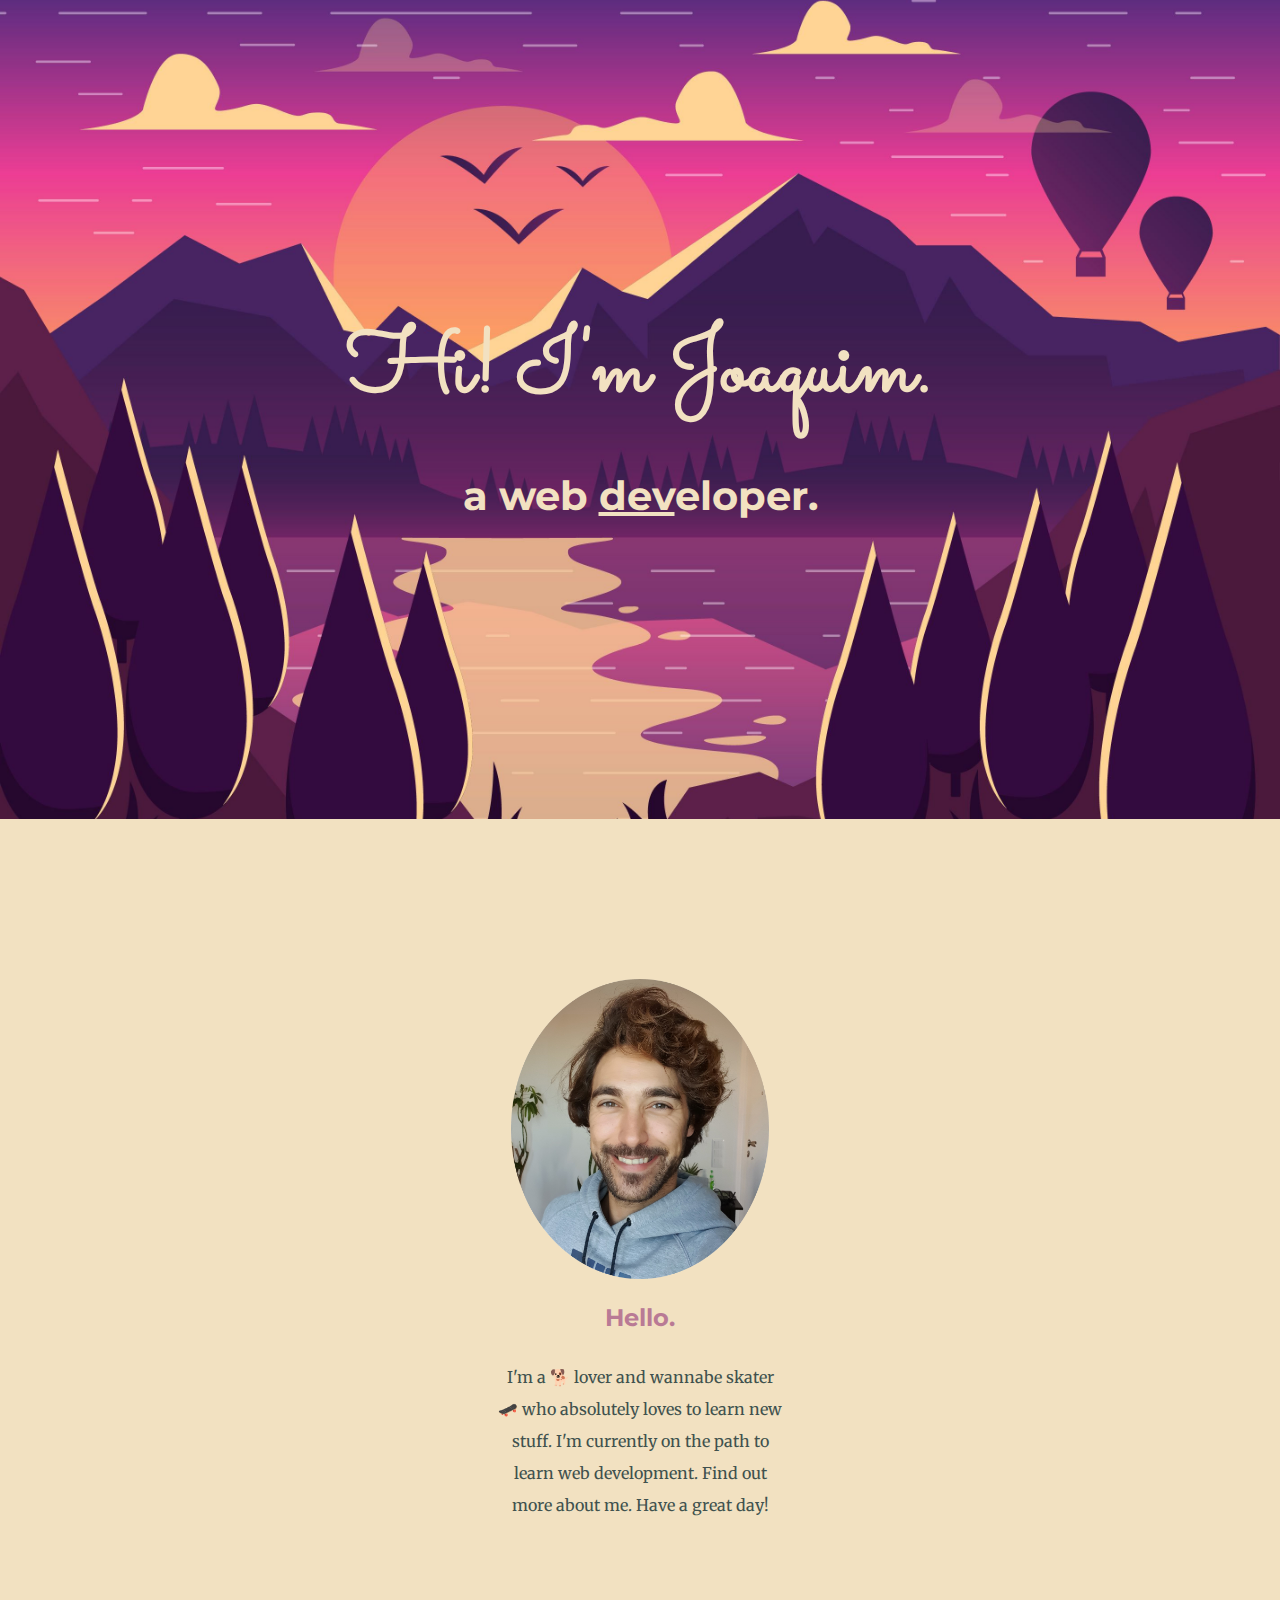
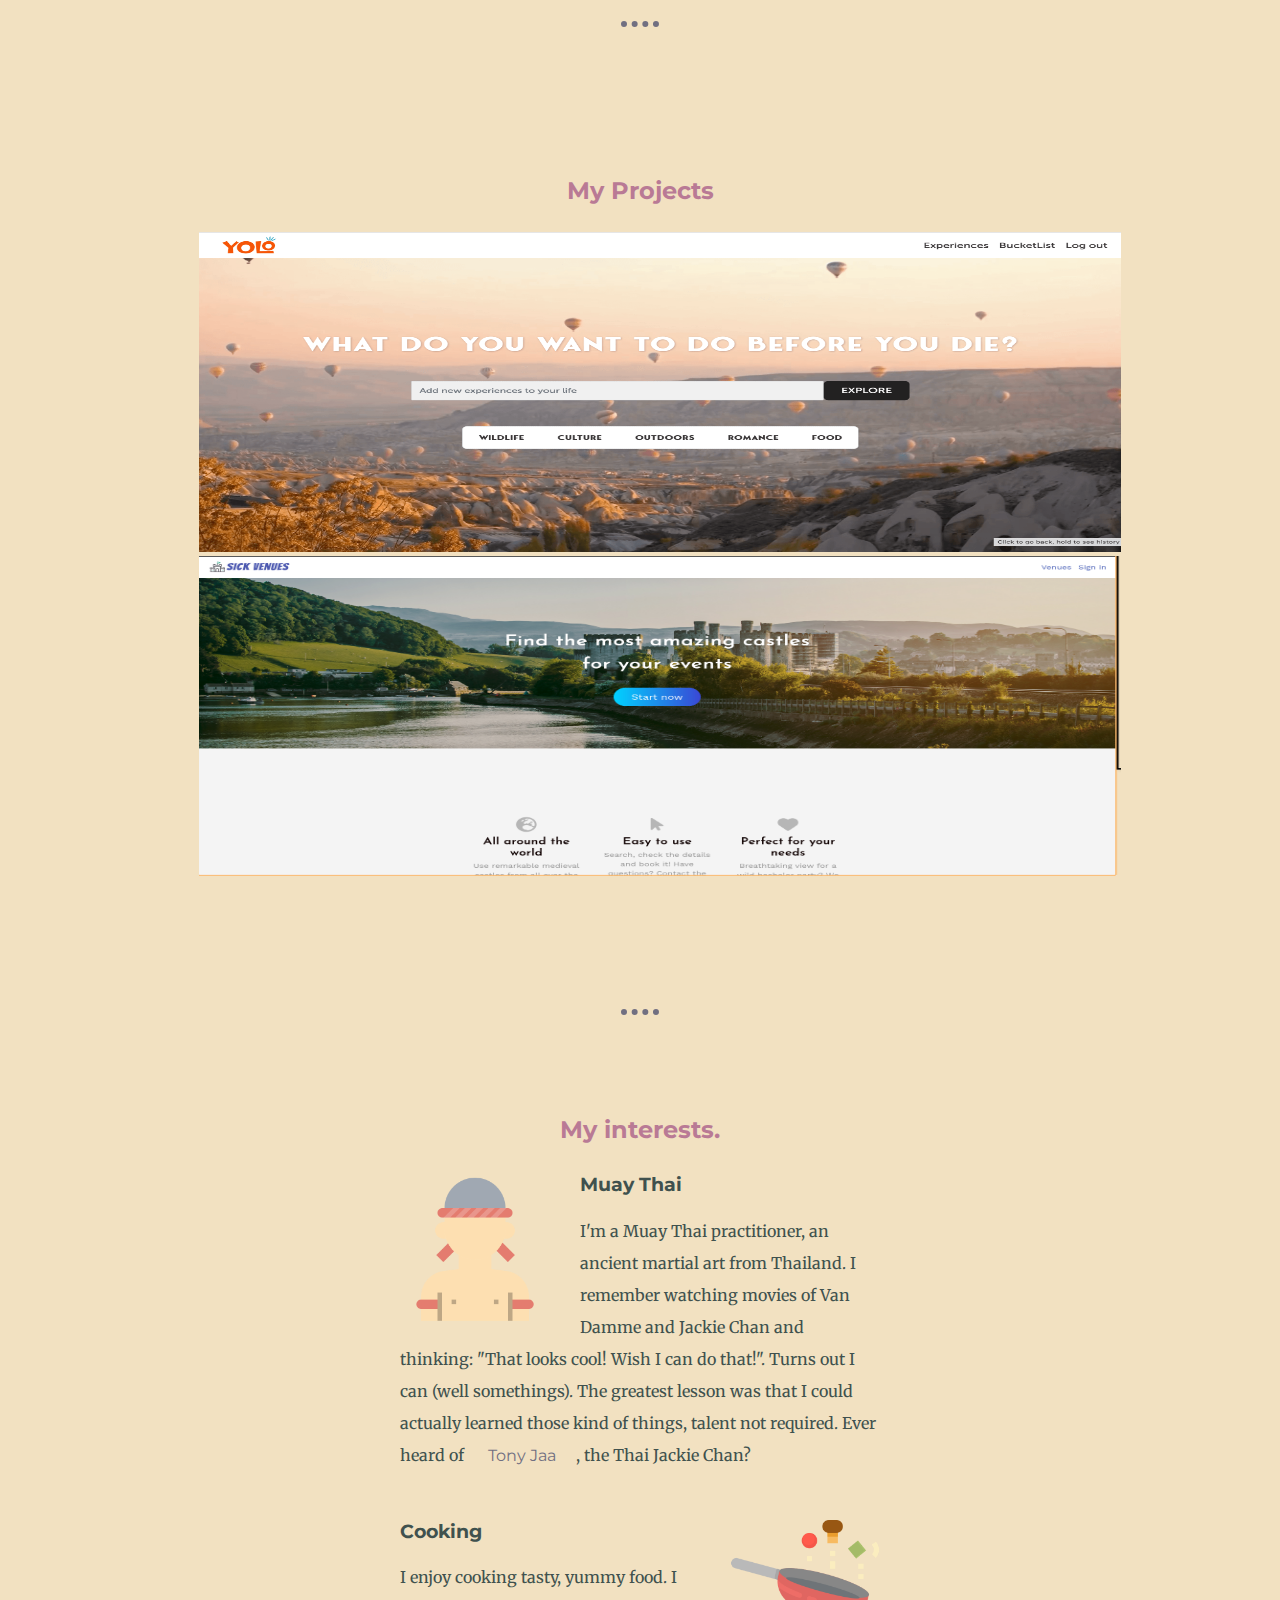
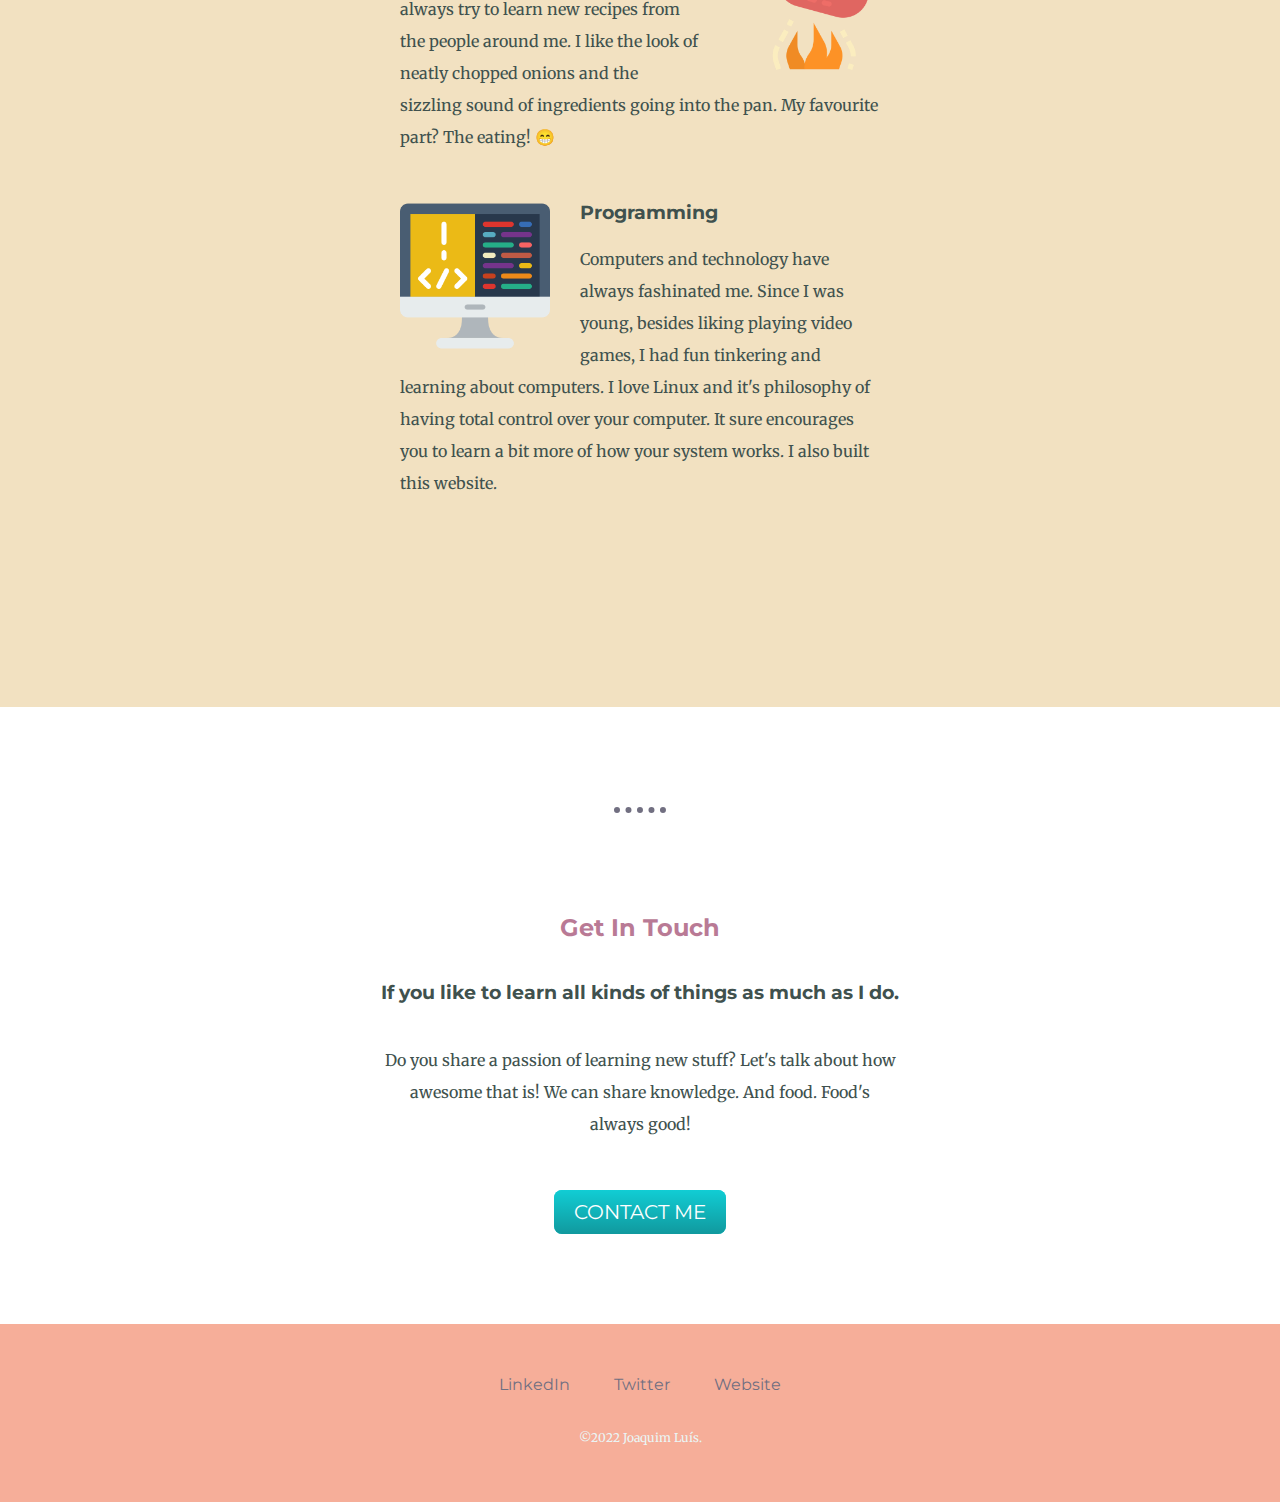
<file: index.html>
<!DOCTYPE html>
<html lang="en" dir="ltr">

<head>
  <meta charset="utf-8">
  <title>Joaquim Luís</title>
  <link rel="icon" href="favicon.ico">
  <!-- Google Fonts -->
  <link rel="preconnect" href="https://fonts.googleapis.com">
  <link rel="preconnect" href="https://fonts.gstatic.com" crossorigin>
  <link href="https://fonts.googleapis.com/css2?family=Merriweather&family=Montserrat&family=Sacramento&display=swap"
    rel="stylesheet">
  <!-- Bootstrap -->
  <!-- CSS only -->
  <link href="https://cdn.jsdelivr.net/npm/bootstrap@5.2.1/dist/css/bootstrap.min.css" rel="stylesheet"
    integrity="sha384-iYQeCzEYFbKjA/T2uDLTpkwGzCiq6soy8tYaI1GyVh/UjpbCx/TYkiZhlZB6+fzT" crossorigin="anonymous">
  <!-- JavaScript Bundle with Popper -->
  <script src="https://cdn.jsdelivr.net/npm/bootstrap@5.2.1/dist/js/bootstrap.bundle.min.js"
    integrity="sha384-u1OknCvxWvY5kfmNBILK2hRnQC3Pr17a+RTT6rIHI7NnikvbZlHgTPOOmMi466C8"
    crossorigin="anonymous"></script>
  <!-- My styles -->
  <link rel="stylesheet" href="css/styles.css" type="text/css">
</head>

<body>
  <!-- Banner -->
  <div class="top-container container-fluid" style="background-image: url(images/landscape.jpg);">
    <h1 class="heading-cursive">Hi! I'm Joaquim.</h1>
    <h2 class="heading-big">a web <span class="dev">dev</span>eloper.</h2>
  </div>

  <!-- Profile -->
  <div class="container-fluid middle-container">
    <div class="profile">
      <img src="images/myphoto.png" alt="my-profile-photo" height="300px">
      <h2 class="section-title">Hello.</h2>
      <p class="profile-text">I'm a 🐕 lover and wannabe skater 🛹 who absolutely loves to learn new stuff. I'm
        currently on
        the path to learn web development. Find out more about me. Have a great day!</p>
    </div>
    <hr class="separator">

    <!-- Projects -->
    <section id="projects">
      <div class="container-fluid container-projects">
        <h2 class="section-title">My Projects</h2>
        <div class="row g-3">
          <div class="col-lg-6 col-sm-12">
            <a href="yolo.html">
              <img class="image-project-thumbnail" src="images/yolo-homepage.png" alt="">
            </a>
          </div>
          <div class="col-lg-6 col-sm-12">
            <a href="sick-venues.html">
              <img class="image-project-thumbnail" src="images/sick-venues-homepage.png" alt="">
            </a>
          </div>
        </div>
      </div>
    </section>
    <hr class="separator">

    <!-- Interests -->
    <div class="interests">
      <h2 class="section-title">My interests.</h2>
      <div class="interest-row">
        <img class="interest-img fighter-img" src="images/muay-thai.png" alt="thai-fighter-img">
        <!-- <a href="https://www.flaticon.com/free-icons/muay-thai" title="muay-thai icons">Muay-thai icons created by surang - Flaticon</a> -->
        <h3>Muay Thai</h3>
        <p>I'm a Muay Thai practitioner, an ancient martial art from Thailand. I remember watching movies of Van Damme
          and Jackie Chan and thinking: "That looks cool! Wish I can do that!". Turns out I can (well somethings). The
          greatest lesson was that I could actually learned those kind of things, talent not required. Ever heard of <a
            href="https://www.youtube.com/watch?v=XUGO1cRie7o">Tony Jaa</a>, the Thai Jackie Chan?</p>
      </div>
      <div class="interest-row">
        <img class="interest-img pan-img" src="images/fried.png" alt="frying-pan-img">
        <!-- <a href="https://www.flaticon.com/free-icons/cooking" title="cooking icons">Cooking icons created by photo3idea_studio - Flaticon</a> -->
        <h3>Cooking</h3>
        <p>I enjoy cooking tasty, yummy food. I always try to learn new recipes from the people around me. I like the
          look of neatly chopped onions and the sizzling sound of ingredients going into the pan. My favourite part? The
          eating! 😁</p>
      </div>
    </div>

    <div class="interest-row">
      <img class="interest-img computer-img" src="images/coding.png" alt="computer-code-img">
      <!-- <a href="https://www.flaticon.com/free-icons/coding" title="coding icons">Coding icons created by prettycons - Flaticon</a> -->
      <h3>Programming</h3>
      <p>Computers and technology have always fashinated me. Since I was young, besides liking playing video games, I
        had fun tinkering and learning about computers. I love Linux and it's philosophy of having total control over
        your computer. It sure encourages you to learn a bit more of how your system works. I also built this website.
      </p>
    </div>
  </div>

  <!-- Contact me -->
  <hr class="separator">
  <div class="contact-me">
    <h2 class="section-title">Get In Touch</h2>
    <h3>If you like to learn all kinds of things as much as I do.</h3>
    <p class="contact-me-paragraph">Do you share a passion of learning new stuff? Let's talk about how awesome that is!
      We can share knowledge. And food. Food's always good!</p>
    <a class="btn" href="mailto:name@email.com">CONTACT ME</a>
  </div>
  </div>

  <!-- Footer -->
  <div class="bottom-container">
    <a class="footer-link" href="https://www.linkedin.com/">LinkedIn</a>
    <a class="footer-link" href="https://twitter.com/">Twitter</a>
    <a class="footer-link" href="https://www.appbrewery.co/">Website</a>
    <p class="copyright">©2022 Joaquim Luís.</p>
  </div>


</body>

</html>
</file>
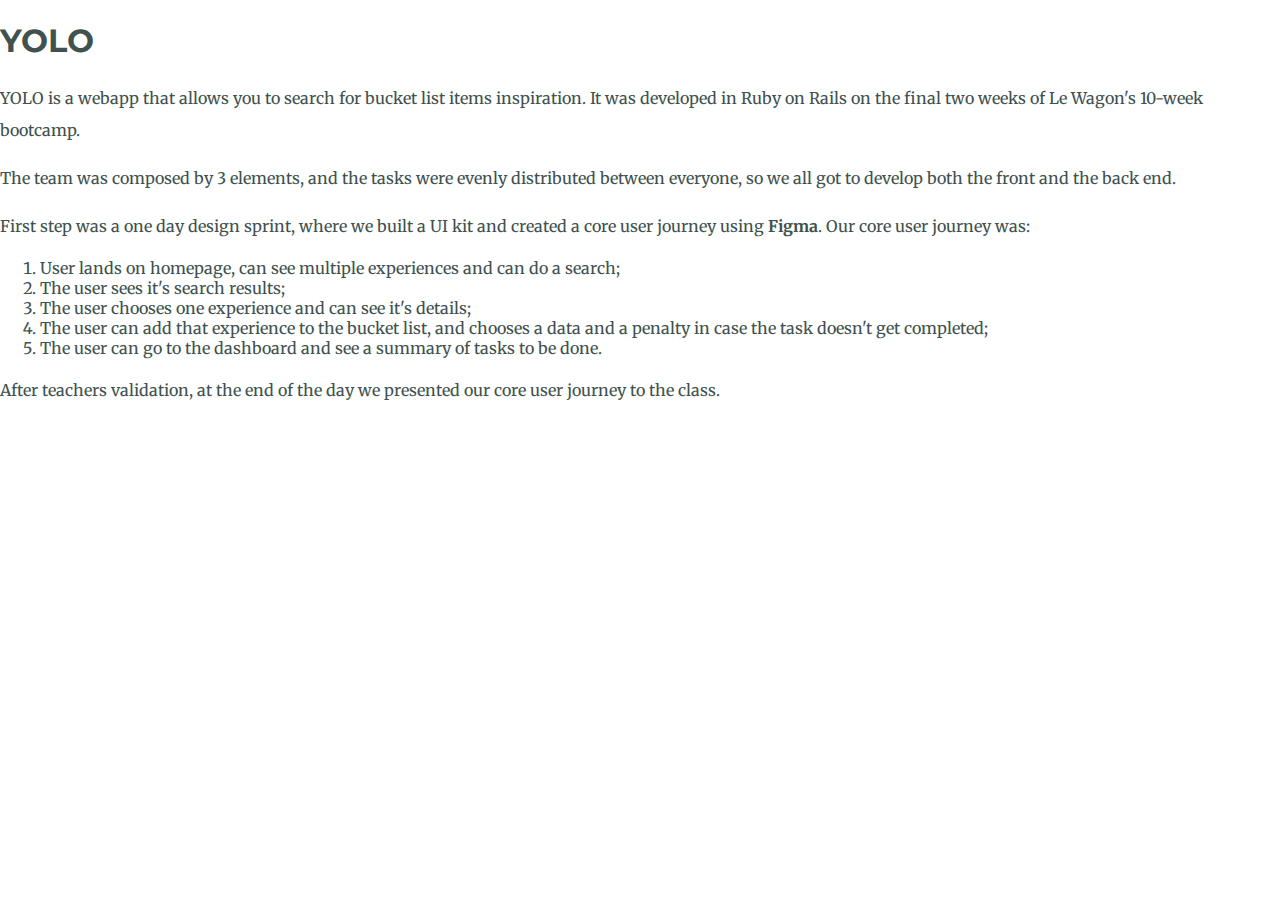
<file: yolo.html>
<!DOCTYPE html>
<html lang="en" dir="ltr">

<head>
  <meta charset="utf-8">
  <title>Joaquim Luís</title>
  <link rel="icon" href="favicon.ico">
  <!-- Google Fonts -->
  <link rel="preconnect" href="https://fonts.googleapis.com">
  <link rel="preconnect" href="https://fonts.gstatic.com" crossorigin>
  <link href="https://fonts.googleapis.com/css2?family=Merriweather&family=Montserrat&family=Sacramento&display=swap"
    rel="stylesheet">
  <!-- Bootstrap -->
  <!-- CSS only -->
  <link href="https://cdn.jsdelivr.net/npm/bootstrap@5.2.1/dist/css/bootstrap.min.css" rel="stylesheet"
    integrity="sha384-iYQeCzEYFbKjA/T2uDLTpkwGzCiq6soy8tYaI1GyVh/UjpbCx/TYkiZhlZB6+fzT" crossorigin="anonymous">
  <!-- JavaScript Bundle with Popper -->
  <script src="https://cdn.jsdelivr.net/npm/bootstrap@5.2.1/dist/js/bootstrap.bundle.min.js"
    integrity="sha384-u1OknCvxWvY5kfmNBILK2hRnQC3Pr17a+RTT6rIHI7NnikvbZlHgTPOOmMi466C8"
    crossorigin="anonymous"></script>
  <!-- My styles -->
  <link rel="stylesheet" href="css/styles.css" type="text/css">
  <link rel="stylesheet" href="css/project-page.css" type="text/css">
</head>

<body>
  <div class="container">
    <h1>YOLO</h1>
    <!-- Description -->
    <p>
      YOLO is a webapp that allows you to search for bucket list items inspiration.
      It was developed in Ruby on Rails on the final two weeks of Le Wagon's 10-week bootcamp.
    </p>
    <p>
      The team was composed by 3 elements, and the tasks were evenly distributed between everyone, so we all got to
      develop both the front and the back end.
    </p>
    <p>
      First step was a one day design sprint, where we built a UI kit and created a core user journey using <span
        class="keyword">Figma</span>. Our core user journey was:
      <ol>
       <li>User lands on homepage, can see multiple experiences and can do a search;</li>
       <li>The user sees it's search results;</li>
       <li>The user chooses one experience and can see it's details;</li>
       <li>The user can add that experience to the bucket list, and chooses a data and a penalty in case the task doesn't
         get completed;</li>
       <li>The user can go to the dashboard and see a summary of tasks to be done.</li>
      </ol>
    </p>
    <p>
      After teachers validation, at the end of the day we presented our core user journey to the class.
    </p>
    <!-- user stories -->
    <!-- design consultation: UI kit, colors, fonts -->
    <!-- DB schema design -->
    <!-- project setup: git repo, models, first deployment -->
    <!-- objectives until end of week, then revised each day. Kanban board, agile methodology -->
    <!-- programming started: start of day define tasks, each chose user story and implemented route, controller, view -->

  </div>
</body>

</html>
</file>
<file: css/styles.css>
body {
  margin: 0;
  text-align: center;
  font-family: 'Merriweather', serif;
  color: #40514E;
}

h1, h2, h3, h4, h5, h6 {
  font-family: 'Montserrat', sans-serif;
}

p {
  line-height: 2;
}

a {
  color: #716F81;
  font-family: 'Montserrat', sans-serif;
  text-decoration: none;
  margin: 10px 20px;
}

a:hover {
  color: #F2E1C1;
}

.separator {
  border-style: dotted none none;
  border-width: 6px;
  border-color: #716F81;
  width: 4%;
  margin: 100px auto;
}

/* Headings */
.heading-cursive {
  font-family: 'Sacramento', cursive;
  font-size: 5.625rem; /*16px = 100% = 1em*/
  margin: 50px auto 0 auto;
}

.heading-big {
  font-size: 2.5rem;
  padding-bottom: 10px;
}

.section-title {
  color: #B97A95;
  margin-bottom: 3%;
}

.interest-title {
  color: #716F81;
}
/* Containers */

.container-fluid {
  text-align: center;
}

.top-container {
  /* background-color: #F6AE99; */
  color: #F2E1C1;
  padding: 20% 15%;
  background-position: center;
  background-repeat: fit;
  background-size: cover;
}

.middle-container {
  padding: 10rem;
  background-color: #F2E1C1;
}

.bottom-container {
  background-color: #F6AE99;
  margin-top: 100px;
  padding: 50px 0 20px;
  /* height: 100px; */
}

.container-projects {
  padding: 3% 2%;
}

.copyright {
  color: #EAF6F6;
  font-size: 0.75rem;
  padding: 20px 0 20px;
}

/* Profile */
.profile-text {
  width: 30%;
  margin: auto;
}

.contact-me {
  margin: 50px auto;
}

.contact-me-paragraph {
  width: 40%;
  margin: 40px auto 60px;
}

/* Projects */
.image-project-thumbnail {
  width: 100%;
  height: 20rem;
}

/* interests */

.interest-row {
  width: 50%;
  margin: 0 auto 5% ;
  text-align: left;
}


.top-cloud {
  position: absolute;
  top: 40px;
  right: 300px;
}

.bottom-cloud {
  position: absolute;
  bottom: 300px;
  left: 250px;
}

.dev {
  text-decoration: underline;
}

.interest-img {
  width: 150px;
}

.fighter-img {
  float: left;
  margin-right: 30px;
}

.pan-img {
  float: right;
  margin-left: 30px;
}

.computer-img {
  float: left;
  margin-right: 30px;
}

.btn {
  background: #11cdd4;
  background-image: -webkit-linear-gradient(top, #11cdd4, #11999e);
  background-image: -moz-linear-gradient(top, #11cdd4, #11999e);
  background-image: -ms-linear-gradient(top, #11cdd4, #11999e);
  background-image: -o-linear-gradient(top, #11cdd4, #11999e);
  background-image: linear-gradient(to bottom, #11cdd4, #11999e);
  -webkit-border-radius: 8;
  -moz-border-radius: 8;
  border-radius: 8px;
  font-family: 'Montserrat', sans-serif;
  color: #ffffff;
  font-size: 20px;
  padding: 10px 20px 10px 20px;
  text-decoration: none;
}

.btn:hover {
  background: #30e3cb;
  background-image: -webkit-linear-gradient(top, #30e3cb, #2bc4ad);
  background-image: -moz-linear-gradient(top, #30e3cb, #2bc4ad);
  background-image: -ms-linear-gradient(top, #30e3cb, #2bc4ad);
  background-image: -o-linear-gradient(top, #30e3cb, #2bc4ad);
  background-image: linear-gradient(to bottom, #30e3cb, #2bc4ad);
  text-decoration: none;
}
</file>
<file: css/project-page.css>
body {
  text-align: left;
}

.keyword {
  font-weight: bold;
}
</file>
